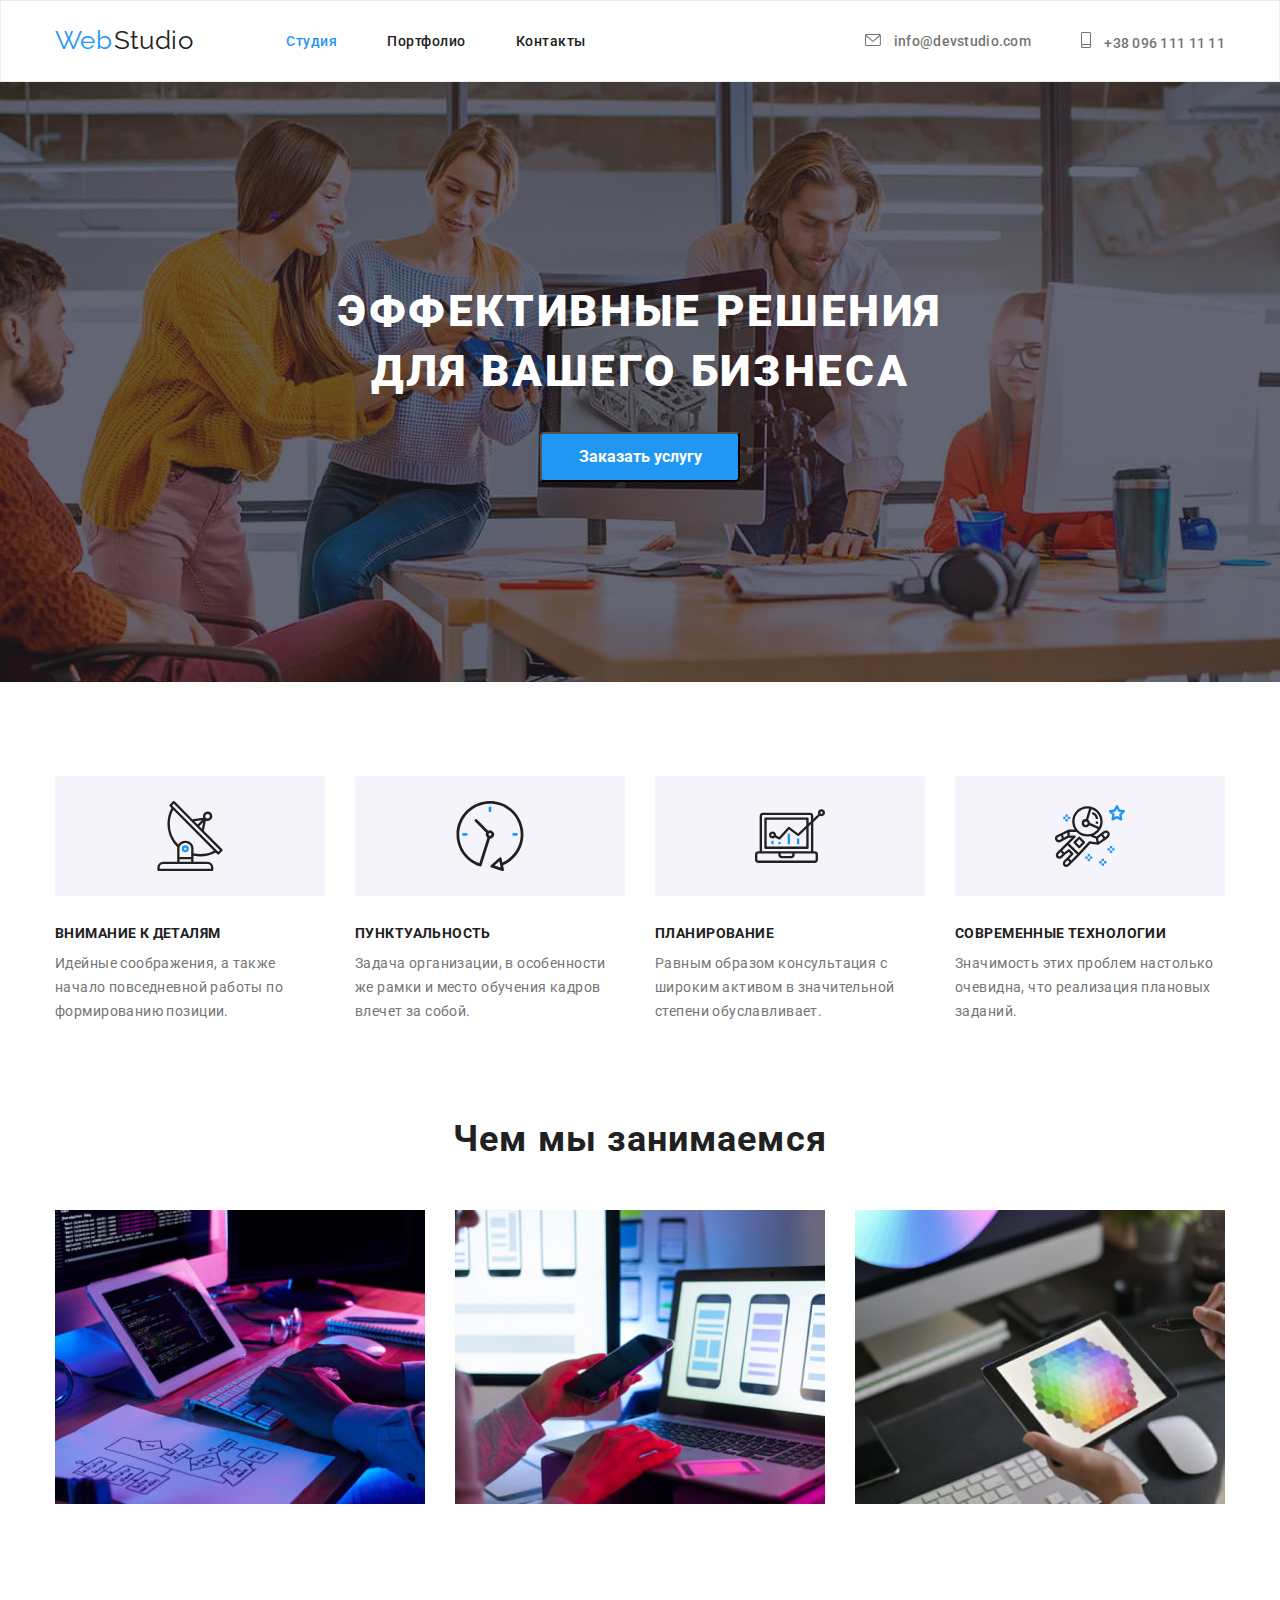
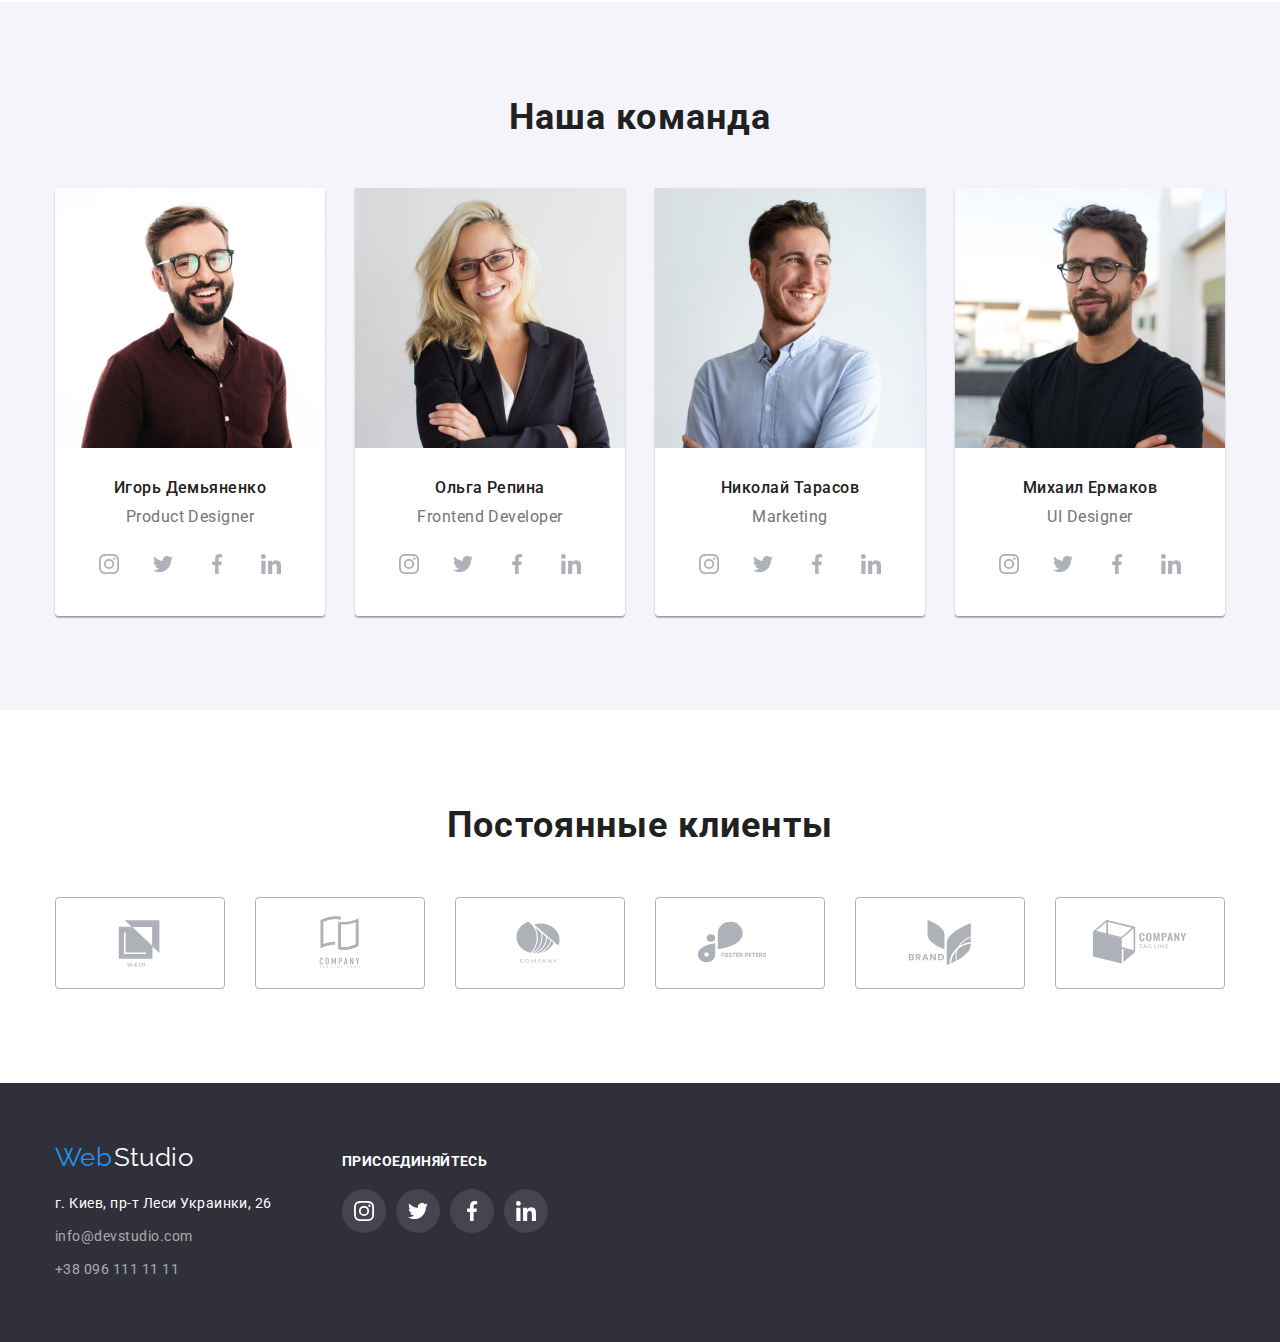
<file: index.html>
<!DOCTYPE html>
<html lang="ru">
  <head>
    <meta charset="UTF-8" />
    <meta http-equiv="X-UA-Compatible" content="IE=edge" />
    <meta name="viewport" content="width=device-width, initial-scale=1.0" />
    <title>WebStudio</title>
    <link
      href="https://fonts.googleapis.com/css2?family=Raleway:wght@700&family=Roboto:wght@400;500;700;900&display=swap"
      rel="stylesheet"
    />
    <link
      rel="stylesheet"
      href="https://cdnjs.cloudflare.com/ajax/libs/modern-normalize/1.0.0/modern-normalize.min.css"
    />
    <link rel="stylesheet" href="./css/styles.css" />
  </head>
  <body>
    <header class="page-header">
      <div class="container">
        <!-- navigation -->
        <nav class="main-nav">
          <a href="index.html" class="main-logo">
            <span class="logo-item">
              Web
            </span>
            Studio
          </a>
          <ul class="nav-list">
            <li class="list-item">
              <a href="./index.html" class="active">Студия</a>
            </li>
            <li class="list-item">
              <a href="./portfolio.html">Портфолио</a>
            </li>
            <li class="list-item">
              <a href="">Контакты</a>
            </li>
          </ul>
          <ul class="contacts-list">
            <li class="item">
              <a href="mailto:info@devstudio.com">
                <svg class="mail-icon">
                  <use href="./images/sprite.svg#envelope"></use>
                </svg>
                info@devstudio.com
              </a>
            </li>
            <li class="item">
              <a href="tel:+380961111111">
                <svg class="tel-icon">
                  <use href="./images/sprite.svg#smartphone"></use>
                </svg>
                +38 096 111 11 11
              </a>
            </li>
          </ul>
        </nav>
      </div>
    </header>
    <!-- main content -->
    <main>
      <section class="hero">
        <div class="hero-container">
          <h1 class="hero-title">
            Эффективные решения
            <br />
            для вашего бизнеса
          </h1>
          <button type="button" class="buy-button">Заказать услугу</button>
        </div>
      </section>
      <section class="feature-section">
        <!-- <h2 class="description-title">Наши сильные стороны</h2> -->
        <div class="container">
          <ul class="feature-list">
            <li class="item">
              <div class="icon-box">
                <svg width="70" height="70">
                  <use href="./images/sprite.svg#antenna"></use>
                </svg>
              </div>
              <h3 class="feature-title">Внимание к деталям</h3>
              <p class="feature-description">
                Идейные соображения, а также начало повседневной работы по
                формированию позиции.
              </p>
            </li>
            <li class="item">
              <div class="icon-box">
                <svg width="70" height="70">
                  <use href="./images/sprite.svg#clock"></use>
                </svg>
              </div>
              <h3 class="feature-title">Пунктуальность</h3>
              <p class="feature-description">
                Задача организации, в особенности же рамки и место обучения
                кадров влечет за собой.
              </p>
            </li>
            <li class="item">
              <div class="icon-box">
                <svg width="70" height="70">
                  <use href="./images/sprite.svg#diagram"></use>
                </svg>
              </div>
              <h3 class="feature-title">Планирование</h3>
              <p class="feature-description">
                Равным образом консультация с широким активом в значительной
                степени обуславливает.
              </p>
            </li>
            <li class="item">
              <div class="icon-box">
                <svg width="70" height="70">
                  <use href="./images/sprite.svg#astronaut"></use>
                </svg>
              </div>
              <h3 class="feature-title">Современные технологии</h3>
              <p class="feature-description">
                Значимость этих проблем настолько очевидна, что реализация
                плановых заданий.
              </p>
            </li>
          </ul>
        </div>
      </section>
      <section>
        <div class="container">
          <h2 class="about-title">Чем мы занимаемся</h2>
          <ul class="about-list">
            <li class="item">
              <img
                src="./images/image01.jpg"
                alt="Создаем структуру сайта"
                height="294"
                width="370"
              />
            </li>

            <li class="item">
              <img
                src="./images/image02.jpg"
                alt="Оптимизируем под мобильные устройства"
                height="294"
                width="370"
              />
            </li>

            <li class="item">
              <img
                src="./images/image03.jpg"
                alt="Разрабатываем дизайнерские решения"
                height="294"
                width="370"
              />
            </li>
          </ul>
        </div>
      </section>
      <section class="team centered">
        <div class="container">
          <h2 class="about-title">Наша команда</h2>
          <ul class="about-list">
            <li class="item decorated">
              <img
                class="card-image"
                src="./images/img-card-01.jpg"
                alt="Product Designer"
                height="260"
                width="270"
              />
              <div class="team-card">
                <h3 class="title-name">Игорь Демьяненко</h3>
                <p class="profession">Product Designer</p>
                <ul class="icon-list">
                  <li class="team-item">
                    <a class="team-link" href="">
                      <svg class="team-icon">
                        <use href="./images/sprite.svg#instagram"></use>
                      </svg>
                    </a>
                  </li>
                  <li class="team-item">
                    <a class="team-link" href="">
                      <svg class="team-icon">
                        <use href="./images/sprite.svg#twitter"></use>
                      </svg>
                    </a>
                  </li>
                  <li class="team-item">
                    <a class="team-link" href="">
                      <svg class="team-icon">
                        <use href="./images/sprite.svg#facebook"></use>
                      </svg>
                    </a>
                  </li>
                  <li class="team-item">
                    <a class="team-link" href="">
                      <svg class="team-icon">
                        <use href="./images/sprite.svg#linkedin"></use>
                      </svg>
                    </a>
                  </li>
                </ul>
              </div>
            </li>
            <li class="item decorated">
              <img
                class="card-image"
                src="./images/img-card-02.jpg"
                alt="Product Designer"
                height="260"
                width="270"
              />
              <div class="team-card">
                <h3 class="title-name">Ольга Репина</h3>
                <p class="profession">Frontend Developer</p>
                <ul class="icon-list">
                  <li class="team-item">
                    <a class="team-link" href="">
                      <svg class="team-icon">
                        <use href="./images/sprite.svg#instagram"></use>
                      </svg>
                    </a>
                  </li>
                  <li class="team-item">
                    <a class="team-link" href="">
                      <svg class="team-icon">
                        <use href="./images/sprite.svg#twitter"></use>
                      </svg>
                    </a>
                  </li>
                  <li class="team-item">
                    <a class="team-link" href="">
                      <svg class="team-icon">
                        <use href="./images/sprite.svg#facebook"></use>
                      </svg>
                    </a>
                  </li>
                  <li class="team-item">
                    <a class="team-link" href="">
                      <svg class="team-icon">
                        <use href="./images/sprite.svg#linkedin"></use>
                      </svg>
                    </a>
                  </li>
                </ul>
              </div>
            </li>
            <li class="item decorated">
              <img
                class="card-image"
                src="./images/img-card-03.jpg"
                alt="Product Designer"
                height="260"
                width="270"
              />
              <div class="team-card">
                <h3 class="title-name">Николай Тарасов</h3>
                <p class="profession">Marketing</p>
                <ul class="icon-list">
                  <li class="team-item">
                    <a class="team-link" href="">
                      <svg class="team-icon">
                        <use href="./images/sprite.svg#instagram"></use>
                      </svg>
                    </a>
                  </li>
                  <li class="team-item">
                    <a class="team-link" href="">
                      <svg class="team-icon">
                        <use href="./images/sprite.svg#twitter"></use>
                      </svg>
                    </a>
                  </li>
                  <li class="team-item">
                    <a class="team-link" href="">
                      <svg class="team-icon">
                        <use href="./images/sprite.svg#facebook"></use>
                      </svg>
                    </a>
                  </li>
                  <li class="team-item">
                    <a class="team-link" href="">
                      <svg class="team-icon">
                        <use href="./images/sprite.svg#linkedin"></use>
                      </svg>
                    </a>
                  </li>
                </ul>
              </div>
            </li>
            <li class="item decorated">
              <img
                class="card-image"
                src="./images/img-card-04.jpg"
                alt="Product Designer"
                height="260"
                width="270"
              />
              <div class="team-card">
                <h3 class="title-name">Михаил Ермаков</h3>
                <p class="profession">UI Designer</p>
                <ul class="icon-list">
                  <li class="team-item">
                    <a class="team-link" href="">
                      <svg class="team-icon">
                        <use href="./images/sprite.svg#instagram"></use>
                      </svg>
                    </a>
                  </li>
                  <li class="team-item">
                    <a class="team-link" href="">
                      <svg class="team-icon">
                        <use href="./images/sprite.svg#twitter"></use>
                      </svg>
                    </a>
                  </li>
                  <li class="team-item">
                    <a class="team-link" href="">
                      <svg class="team-icon">
                        <use href="./images/sprite.svg#facebook"></use>
                      </svg>
                    </a>
                  </li>
                  <li class="team-item">
                    <a class="team-link" href="">
                      <svg class="team-icon">
                        <use href="./images/sprite.svg#linkedin"></use>
                      </svg>
                    </a>
                  </li>
                </ul>  
              </div>
            </li>
          </ul>
        </div>
      </section>
      <section class="clients-section">
        <div class="container">
          <h2 class="about-title">Постоянные клиенты</h2>
          <ul class="client-list">
            <li class="list-item">
              <a href="" class="client-link">
                <svg class="client-logo">
                  <use href="./images/sprite.svg#client-logo-a"></use>
                </svg>
              </a>
            </li>
            <li class="list-item">
              <a href="" class="client-link">
                <svg class="client-logo">
                  <use href="./images/sprite.svg#client-logo-b"></use>
                </svg>
              </a>
            </li>
            <li class="list-item">
              <a href="" class="client-link">
                <svg class="client-logo">
                  <use href="./images/sprite.svg#client-logo-c"></use>
                </svg>
              </a>
            </li>
            <li class="list-item">
              <a href="" class="client-link">
                <svg class="client-logo">
                  <use href="./images/sprite.svg#client-logo-d"></use>
                </svg>
              </a>
            </li>
            <li class="list-item">
              <a href="" class="client-link">
                <svg class="client-logo">
                  <use href="./images/sprite.svg#client-logo-e"></use>
                </svg>
              </a>
            </li>
            <li class="list-item">
              <a href="" class="client-link">
                <svg class="client-logo">
                  <use href="./images/sprite.svg#client-logo-f"></use>
                </svg>
              </a>
            </li>
          </ul>
        </div>
      </section>
    </main>
    <footer class="footer">
      <div class="footer-container">
        <div class="logo-adress">
          <a href="index.html" class="main-logo">
            <p class="logo-stylization">
              <span class="logo-item">
                Web
              </span>
              Studio
            </p>
          </a>
          <address>
            <div>
              <ul class="address-list">
                <li class="item">
                  <a href="">г. Киев, пр-т Леси Украинки, 26</a>
                </li>
                <li class="item">
                  <a class="address-item" href="mailto:info@devstudio.com">
                    info@devstudio.com
                  </a>
                </li>
                <li class="item">
                  <a class="address-item" href="tel:+380961111111">
                    +38 096 111 11 11
                  </a>
                </li>
              </ul>
            </div>
        </div>
          <div class="social-container">
            <p class="social-title">Присоединяйтесь</p>
            <ul class="social-list">
              <li class="social-item">
                <a href="" class="social-link">
                  <svg class="social-icon">
                    <use href="./images/sprite.svg#instagram"></use>
                  </svg>
                </a>
              </li>
              <li class="social-item">
                <a href="" class="social-link">
                  <svg class="social-icon">
                    <use href="./images/sprite.svg#twitter"></use>
                  </svg>
                </a>
              </li>
              <li class="social-item">
                <a href="" class="social-link">
                  <svg class="social-icon">
                    <use href="./images/sprite.svg#facebook"></use>
                  </svg>
                </a>
              </li>
              <li class="social-item">
                <a href="" class="social-link">
                  <svg class="social-icon">
                    <use href="./images/sprite.svg#linkedin"></use>
                  </svg>
                </a>
              </li>
            </ul>
          </div>
        </address>
      </div>
    </footer>
  </body>
</html>
</file>
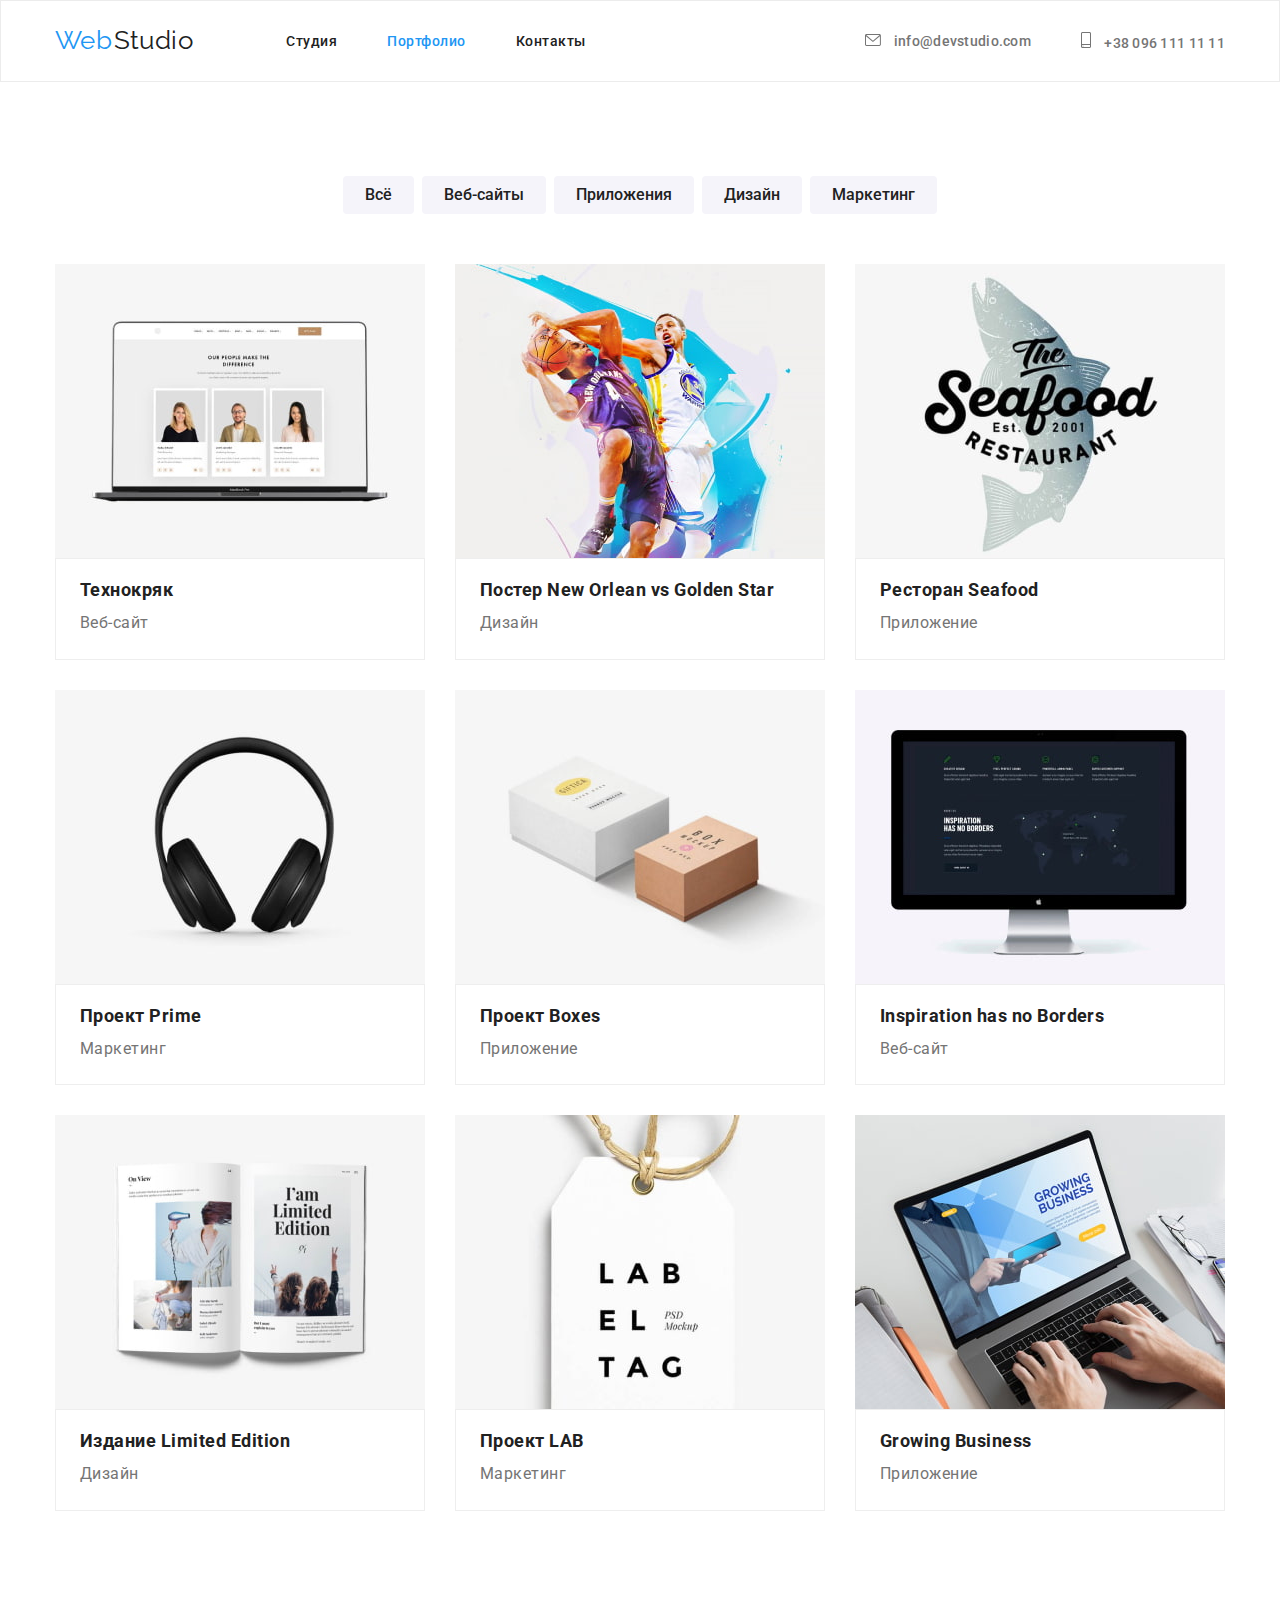
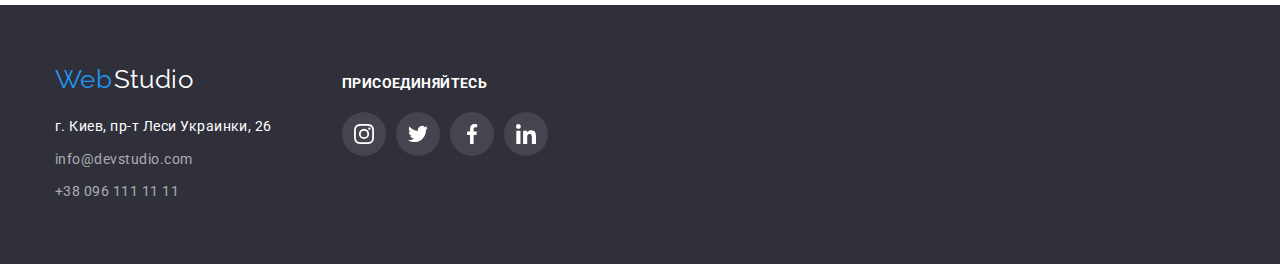
<file: portfolio.html>
<!DOCTYPE html>
<html lang="ru">
  <head>
    <meta charset="UTF-8" />
    <meta http-equiv="X-UA-Compatible" content="IE=edge" />
    <meta name="viewport" content="width=device-width, initial-scale=1.0" />
    <title>WebStudio</title>
    <link rel="preconnect" href="https://fonts.gstatic.com" />
    <link
      href="https://fonts.googleapis.com/css2?family=Raleway:wght@700&family=Roboto:wght@400;500;700;900&display=swap"
      rel="stylesheet"
    />
    <link
      rel="stylesheet"
      href="https://cdnjs.cloudflare.com/ajax/libs/modern-normalize/1.0.0/modern-normalize.min.css"
    />
    <link rel="stylesheet" href="./css/styles.css" />
  </head>
  <body>
    <header class="page-header">
      <div class="container">
        <!-- navigation -->
        <nav class="main-nav">
          <a href="index.html" class="main-logo">
            <span class="logo-item">
              Web
            </span>
            Studio
          </a>
          <ul class="nav-list">
            <li class="list-item">
              <a href="./index.html">Студия</a>
            </li>
            <li class="list-item">
              <a href="./portfolio.html" class="active">Портфолио</a>
            </li>
            <li class="list-item">
              <a href="">Контакты</a>
            </li>
          </ul>
          <ul class="contacts-list">
            <li class="item">
              <a href="mailto:info@devstudio.com">
                <svg class="mail-icon">
                  <use href="./images/sprite.svg#envelope"></use>
                </svg>
                info@devstudio.com
              </a>
            </li>
            <li class="item">
              <a href="tel:+380961111111">
                <svg class="tel-icon">
                  <use href="./images/sprite.svg#smartphone"></use>
                </svg>
                +38 096 111 11 11
              </a>
            </li>
          </ul>
        </nav>
      </div>
    </header>
    <main>
      <!-- main content -->
      <section class="products">
        <div class="container">
          <!-- <h1 class="title-hide">Портфолио</h1>
          <h2 class="title-hide">Фильтры поиска</h2> -->
          <!-- filter buttons -->
          <ul class="filters">
            <li class="item">
              <button type="button" class="filter-button">Всё</button>
            </li>
            <li class="item">
              <button type="button" class="filter-button">Веб-сайты</button>
            </li>
            <li class="item">
              <button type="button" class="filter-button">Приложения</button>
            </li>
            <li class="item">
              <button type="button" class="filter-button">Дизайн</button>
            </li>
            <li class="item">
              <button type="button" class="filter-button">Маркетинг</button>
            </li>
          </ul>
          <!-- products list -->
          <!-- <h2 class="title-hide">Примеры работ</h2> -->
          <ul class="product-list">
            <li class="product-item">
              <a href="">
                <img
                  class="card-image"
                  src="./images-portfolio/img01.jpg"
                  alt="Технокряк"
                  width="370"
                />
              </a>
              <div class="product-card">
                <h3 class="product-title">Технокряк</h3>
                <p class="product-category">Веб-сайт</p>
              </div>
            </li>
            <li class="product-item">
              <a href="">
                <img
                  class="card-image"
                  src="./images-portfolio/img02.jpg"
                  alt="Постер New Orlean vs Golden Star"
                  width="370"
                />
              </a>
              <div class="product-card">
                <h3 class="product-title">Постер New Orlean vs Golden Star</h3>
                <p class="product-category">Дизайн</p>
              </div>
            </li>
            <li class="product-item">
              <a href="">
                <img
                  class="card-image"
                  src="./images-portfolio/img03.jpg"
                  alt="Ресторан Seafood"
                  width="370"
                />
              </a>
              <div class="product-card">
                <h3 class="product-title">Ресторан Seafood</h3>
                <p class="product-category">Приложение</p>
              </div>
            </li>
            <li class="product-item">
              <a href="">
                <img
                  class="card-image"
                  src="./images-portfolio/img04.jpg"
                  alt="Проект Prime"
                  width="370"
                />
              </a>
              <div class="product-card">
                <h3 class="product-title">Проект Prime</h3>
                <p class="product-category">Маркетинг</p>
              </div>
            </li>
            <li class="product-item">
              <a href="">
                <img
                  class="card-image"
                  src="./images-portfolio/img05.jpg"
                  alt="Проект Boxes"
                  width="370"
                />
              </a>
              <div class="product-card">
                <h3 class="product-title">Проект Boxes</h3>
                <p class="product-category">Приложение</p>
              </div>
            </li>
            <li class="product-item">
              <a href="">
                <img
                  class="card-image"
                  src="./images-portfolio/img06.jpg"
                  alt="Inspiration has no Borders"
                  width="370"
                />
              </a>
              <div class="product-card">
                <h3 class="product-title">Inspiration has no Borders</h3>
                <p class="product-category">Веб-сайт</p>
              </div>
            </li>
            <li class="product-item">
              <a href="">
                <img
                  class="card-image"
                  src="./images-portfolio/img07.jpg"
                  alt="Издание Limited Edition"
                  width="370"
                />
              </a>
              <div class="product-card">
                <h3 class="product-title">Издание Limited Edition</h3>
                <p class="product-category">Дизайн</p>
              </div>
            </li>
            <li class="product-item">
              <a href="">
                <img
                  class="card-image"
                  src="./images-portfolio/img08.jpg"
                  alt="Проект LAB"
                  width="370"
                />
              </a>
              <div class="product-card">
                <h3 class="product-title">Проект LAB</h3>
                <p class="product-category">Маркетинг</p>
              </div>
            </li>
            <li class="product-item">
              <a href="">
                <img
                  class="card-image"
                  src="./images-portfolio/img09.jpg"
                  alt="Growing Business"
                  width="370"
                />
              </a>
              <div class="product-card">
                <h3 class="product-title">Growing Business</h3>
                <p class="product-category">Приложение</p>
              </div>
            </li>
          </ul>
        </div>
      </section>
    </main>
    <footer class="footer">
      <div class="footer-container">
        <div class="logo-adress">
          <a href="index.html" class="main-logo">
            <p class="logo-stylization">
              <span class="logo-item">
                Web
              </span>
              Studio
            </p>
          </a>
          <address>
            <div>
              <ul class="address-list">
                <li class="item">
                  <a href="">г. Киев, пр-т Леси Украинки, 26</a>
                </li>
                <li class="item">
                  <a class="address-item" href="mailto:info@devstudio.com">
                    info@devstudio.com
                  </a>
                </li>
                <li class="item">
                  <a class="address-item" href="tel:+380961111111">
                    +38 096 111 11 11
                  </a>
                </li>
              </ul>
            </div>
        </div>
          <div class="social-container">
            <p class="social-title">Присоединяйтесь</p>
            <ul class="social-list">
              <li class="social-item">
                <a href="" class="social-link">
                  <svg class="social-icon">
                    <use href="./images/sprite.svg#instagram"></use>
                  </svg>
                </a>
              </li>
              <li class="social-item">
                <a href="" class="social-link">
                  <svg class="social-icon">
                    <use href="./images/sprite.svg#twitter"></use>
                  </svg>
                </a>
              </li>
              <li class="social-item">
                <a href="" class="social-link">
                  <svg class="social-icon">
                    <use href="./images/sprite.svg#facebook"></use>
                  </svg>
                </a>
              </li>
              <li class="social-item">
                <a href="" class="social-link">
                  <svg class="social-icon">
                    <use href="./images/sprite.svg#linkedin"></use>
                  </svg>
                </a>
              </li>
            </ul>
          </div>
        </address>
      </div>
    </footer>
  </body>
</html>
</file>
<file: css/styles.css>
/*
текст заголовков - Roboto 700
текст ссылок - Roboto 500
обычный текст - Roboto 400
*/

/* title styles */

/* .title-one {
  font-weight: 700;
  font-size: 16px;
  color: var(--font-color);
  line-height: 1.17;
} */

/* variables */

:root {
  /* colors */
  --accent-color: #2196f3;
  --white-color: #ffffff;
  --font-color: #212121;
  --alt-font-color: #757575;
  --background-color: #2f303a;
  --secondary-bg-color: #f5f4fa;
  /* fonts */
  --main-font: 'Roboto', sans-serif;
  --accent-font: 'Raleway', sans-serif;
}

/* universal */

html {
  box-sizing: border-box;
}

*,
*::before,
*::after {
  box-sizing: inherit;
}

body {
  font-family: var(--main-font);
  color: var(--alt-font-color);
  letter-spacing: 0.03em;
}

h1,
h2,
h3,
h4,
h5,
h6,
ul,
p {
  margin-top: 0px;
  margin-bottom: 0px;
}

ul {
  list-style: none;
  padding-left: 0;
  padding-right: 0;
}

a {
  color: inherit;
  text-decoration: none;
}

.container {
  width: 1200px;
  padding-left: 15px;
  padding-right: 15px;
  margin: 0 auto;
}

/* header */

.page-header {
  border: 1px solid #ececec;

  background: var(--white-color);
}

.header .container {
  width: 1200px;
}

.main-logo {
  font-family: var(--accent-font);
  font-size: 26px;
  /* font-weight: 700px; */
  color: var(--font-color);
  word-spacing: -0.4ch;
}

.logo-item {
  color: var(--accent-color);
}

/* navigation */

.main-nav {
  display: flex;
  align-items: center;
  min-height: 80px;
}

.list-item {
  color: var(--font-color);
  font-weight: 500;
  font-size: 14px;
  line-height: 1.17;
}
.nav-list .list-item {
  padding-top: 32px;
  padding-bottom: 32px;
}

.list {
  margin: 0px;
  padding: 0px;
}

.nav-list {
  display: flex;
  margin-left: 93px;
}

.nav-list .list-item + .list-item {
  margin-left: 50px;
}

.contacts-list {
  display: flex;
  margin-left: auto;
}

.contacts-list .item + .item {
  margin-left: 50px;
}

.nav-list a:hover,
.nav-list a:focus {
  color: var(--accent-color);
}

.contacts-list {
  display: flex;
  justify-content: center;
  align-items: center;

  font-weight: 500;
  font-size: 14px;
  line-height: 1.17;
  letter-spacing: 0.02em;
}

.contacts-list a:hover,
.contacts-list a:focus {
  color: var(--accent-color);
}

.active {
  color: var(--accent-color);
}

.mail-icon {
  display: inline-flex;
  width: 16px;
  height: 12px;
  margin-right: 10px;

  fill: currentColor;
}

.tel-icon {
  display: inline-flex;
  width: 10px;
  height: 16px;
  margin-right: 10px;

  fill: currentColor;
}

.mail-button:hover,
.mail-button:focus,
.tel-button:hover,
.tel-button:focus {
  fill: var(--accent-color);
}

/* hero section */

.hero {
  padding-top: 200px;
  padding-bottom: 200px;
  max-width: 1600px;
  min-height: 600px;
  margin-left: auto;
  margin-right: auto;

  text-align: center;
  background-color: var(--background-color);
  background-image: linear-gradient(
      to right,
      rgba(47, 48, 58, 0.4),
      rgba(47, 48, 58, 0.4)
    ),
    url(../images/main-bg-image.jpg);
  background-repeat: no-repeat;
  background-position: center;
  background-size: cover;
}

.hero-container {
}

.hero-title {
  margin-top: 0px;
  margin-bottom: 30px;

  color: var(--white-color);
  font-weight: 900;
  font-size: 44px;
  line-height: 1.36;
  letter-spacing: 0.06em;
  text-transform: uppercase;
}

.buy-button {
  /* display: flex;
  align-items: center; */
  padding: 10px 32px;
  min-width: 200px;
  height: 50px;
  border-radius: 4px;

  background: var(--accent-color);
  color: var(--white-color);

  font-weight: 700;
  font-size: 16px;
  line-height: 1.17;
  text-align: center;

  cursor: pointer;
  font-family: inherit;
}

/* features */

.feature-section {
  padding-top: 94px;
  padding-bottom: 94px;
}

.feature-title {
  margin-bottom: 10px;

  font-weight: 700;
  font-size: 14px;
  color: var(--font-color);
  line-height: 1.14;
  text-transform: uppercase;
}

.feature-description {
  font-size: 14px;
  line-height: 1.7;
}

.feature-list {
  display: flex;
  flex-wrap: wrap;
  justify-content: center;
  margin: 0px;

  font-size: 14px;
  line-height: 1.7;
  letter-spacing: 0.03em;
}

.feature-list .item {
  width: 270px;
  margin-right: 30px;
}

.feature-list .item:last-child {
  margin-right: 0px;
}

.icon-box {
  display: flex;
  align-items: center;
  justify-content: center;
  width: 270px;
  height: 120px;
  margin-bottom: 30px;
  background-color: var(--secondary-bg-color);
}

/* SVG BEFORE */

/* .feature-list .item::before {
  margin-bottom: 30px;
  display: block;
  content: '';
  height: 120px;
  background-size: auto;
  background-repeat: no-repeat;
  background-position: center;
  background-color: var(--secondary-bg-color);
}

.feature-list .item:nth-child(1)::before {
  background-image: url(../images/antenna.svg);
}

.feature-list .item:nth-child(2)::before {
  background-image: url(../images/clock.svg);
}

.feature-list .item:nth-child(3)::before {
  background-image: url(../images/diagram.svg);
}

.feature-list .item:nth-child(4)::before {
  background-image: url(../images/astronaut.svg);
} */

/* about */

.about-title {
  margin-bottom: 50px;

  font-weight: 700;
  font-size: 36px;
  line-height: 1.17;
  letter-spacing: 0.03em;
  text-align: center;
  color: var(--font-color);
}

.about-list {
  display: flex;
  justify-content: center;
  padding-bottom: 94px;
}

.about-list .item + .item {
  margin-left: 30px;
}

/* team */

.team {
  /* width: 1600; */
  padding-top: 94px;

  background-color: var(--secondary-bg-color);
}

.decorated {
  box-shadow: 0px 1px 3px rgba(0, 0, 0, 0.12), 0px 1px 1px rgba(0, 0, 0, 0.14),
    0px 2px 1px rgba(0, 0, 0, 0.2);
  border-radius: 0px 0px 4px 4px;
}

.team-card {
  padding-top: 30px;
  padding-bottom: 30px;
  border-radius: 0px 0px 4px 4px;

  background: #ffffff;
}

.title-name {
  margin-bottom: 10px;

  color: var(--font-color);
  font-weight: 500;
  font-size: 16px;
  line-height: 1.19;
  letter-spacing: 0.03em;
}

.profession {
  margin-bottom: 16px;

  font-size: 16px;
  line-height: 1.19;
  letter-spacing: 0.03em;
}

.title-hide {
  color: rgba(255, 255, 255, 0);
}

.centered {
  text-align: center;
}

.team-social {
  padding-right: 32px;
  padding-left: 32px;
  padding-bottom: 30px;
  background-color: var(--white-color);
}
.icon-list {
  display: flex;
  justify-content: center;
}

.team-item + .team-item {
  margin-left: 10px;
}

.team-link {
  display: inline-flex;
  justify-content: center;
  align-items: center;
  width: 44px;
  height: 44px;
  padding: 12px 12px;

  border-radius: 50%;
  fill: #afb1b8;
}

.team-link:hover,
.team-link:focus {
  fill: var(--white-color);
  background-color: var(--accent-color);
}

.team-icon {
  width: 20px;
  height: 20px;
}

/* clients section */

.clients-section {
  padding-top: 94px;
  padding-bottom: 94px;
}

.client-list {
  display: flex;
}

.client-list .list-item {
  display: flex;
  width: 170px;
  height: 92px;
}

.client-list .list-item:not(:last-child) {
  margin-right: 30px;
}

.client-link {
  display: flex;
  justify-content: center;
  align-items: center;
  width: 100%;
  height: 100%;
  border: 1px solid;
  border-color: #afb1b8;
  border-radius: 4px;
}

.client-link:hover,
.client-link:hover svg,
.client-link:focus,
.client-link:focus svg {
  border-color: var(--accent-color);
  fill: var(--accent-color);
}

.client-logo {
  width: 106px;
  height: 60px;
  fill: #afb1b8;
}

.client-logo:hover {
  fill: inherit;
}

/* footer */

.footer-container {
  width: 1200px;
  padding-left: 15px;
  padding-right: 15px;
  margin: 0 auto;
  display: flex;
  align-items: baseline;
}

.footer {
  padding-top: 60px;
  padding-bottom: 60px;

  background: var(--background-color);
}

.footer a p {
  color: var(--white-color);
}

.footer .main-logo {
  display: block;
  margin-bottom: 20px;
}

/* address */

address {
  display: flex;
}
.address-list {
  font-style: normal;
  font-size: 14px;
  line-height: 1.71;
  color: var(--white-color);
}

.address-list .item + .item {
  margin-top: 9px;
}

.address-list .address-item {
  color: rgba(255, 255, 255, 0.6);
}

.social-title {
  margin-bottom: 20px;

  font-weight: 700;
  font-size: 14px;
  line-height: 1.14;
  letter-spacing: 0.03em;
  text-transform: uppercase;
  font-style: normal;
  color: var(--white-color);
}

.social-container {
  margin-left: 70px;
}

.social-list {
  display: flex;
}

.social-item + .social-item {
  margin-left: 10px;
}

.social-link {
  width: 44px;
  height: 44px;
  padding: 12px 12px;
  display: inline-flex;
  fill: var(--white-color);
  border-radius: 50%;
  background-color: rgba(255, 255, 255, 0.1);
}

.socail-link:hover,
.social-link:focus {
  fill: var(--white-color);
  background-color: var(--accent-color);
}

.social-item:hover,
.social-item:focus {
  background-color: var(--accent-color);
  border-radius: 50%;
}

.social-icon {
  width: 20px;
  height: 20px;
}

/* PORTFOLIO */

/* filter buttons */

.filters {
  display: flex;
  justify-content: center;
  margin-bottom: 50px;
}

.filters .item + .item {
  margin-left: 8px;
}

.filter-button {
  background: #f5f4fa;
  color: var(--font-color);
  height: 38px;
  border: transparent;
  border-radius: 4px;
  padding: 6px 22px;

  font-weight: 500;
  font-size: 16px;
  line-height: 1.17;
  text-align: center;

  cursor: pointer;
  font-family: inherit;
}

.filter-button:hover,
.filter-button:focus {
  color: var(--white-color);
  background: var(--accent-color);
}

/* products list */

.product-list {
  display: flex;
  /* justify-content: center; */
  flex-wrap: wrap;
}

.product-item {
  width: calc((100% - 60px) / 3);
}

.product-item:not(:nth-last-child(-n + 3)) {
  margin-bottom: 30px;
}

.product-item:not(:nth-last-child(3n)) {
  margin-left: 30px;
}

.product-item:hover {
  box-shadow: 0px 1px 1px rgba(0, 0, 0, 0.12), 0px 4px 4px rgba(0, 0, 0, 0.06),
    1px 4px 6px rgba(0, 0, 0, 0.16);
}

.product-title {
  margin-bottom: 8px;

  font-weight: 700;
  font-size: 18px;
  color: var(--font-color);
  line-height: 1.17;
}

.product-category {
  font-size: 16px;
  line-height: 1.9;
  letter-spacing: 0.03em;
}

.products {
  padding-bottom: 94px;
  padding-top: 94px;
  padding-right: 15px;
  padding-left: 15px;
}

.product-card {
  padding: 20px 24px;

  background: #ffffff;
  border: 1px solid #eeeeee;
}

.card-image {
  display: block;
}
</file>
